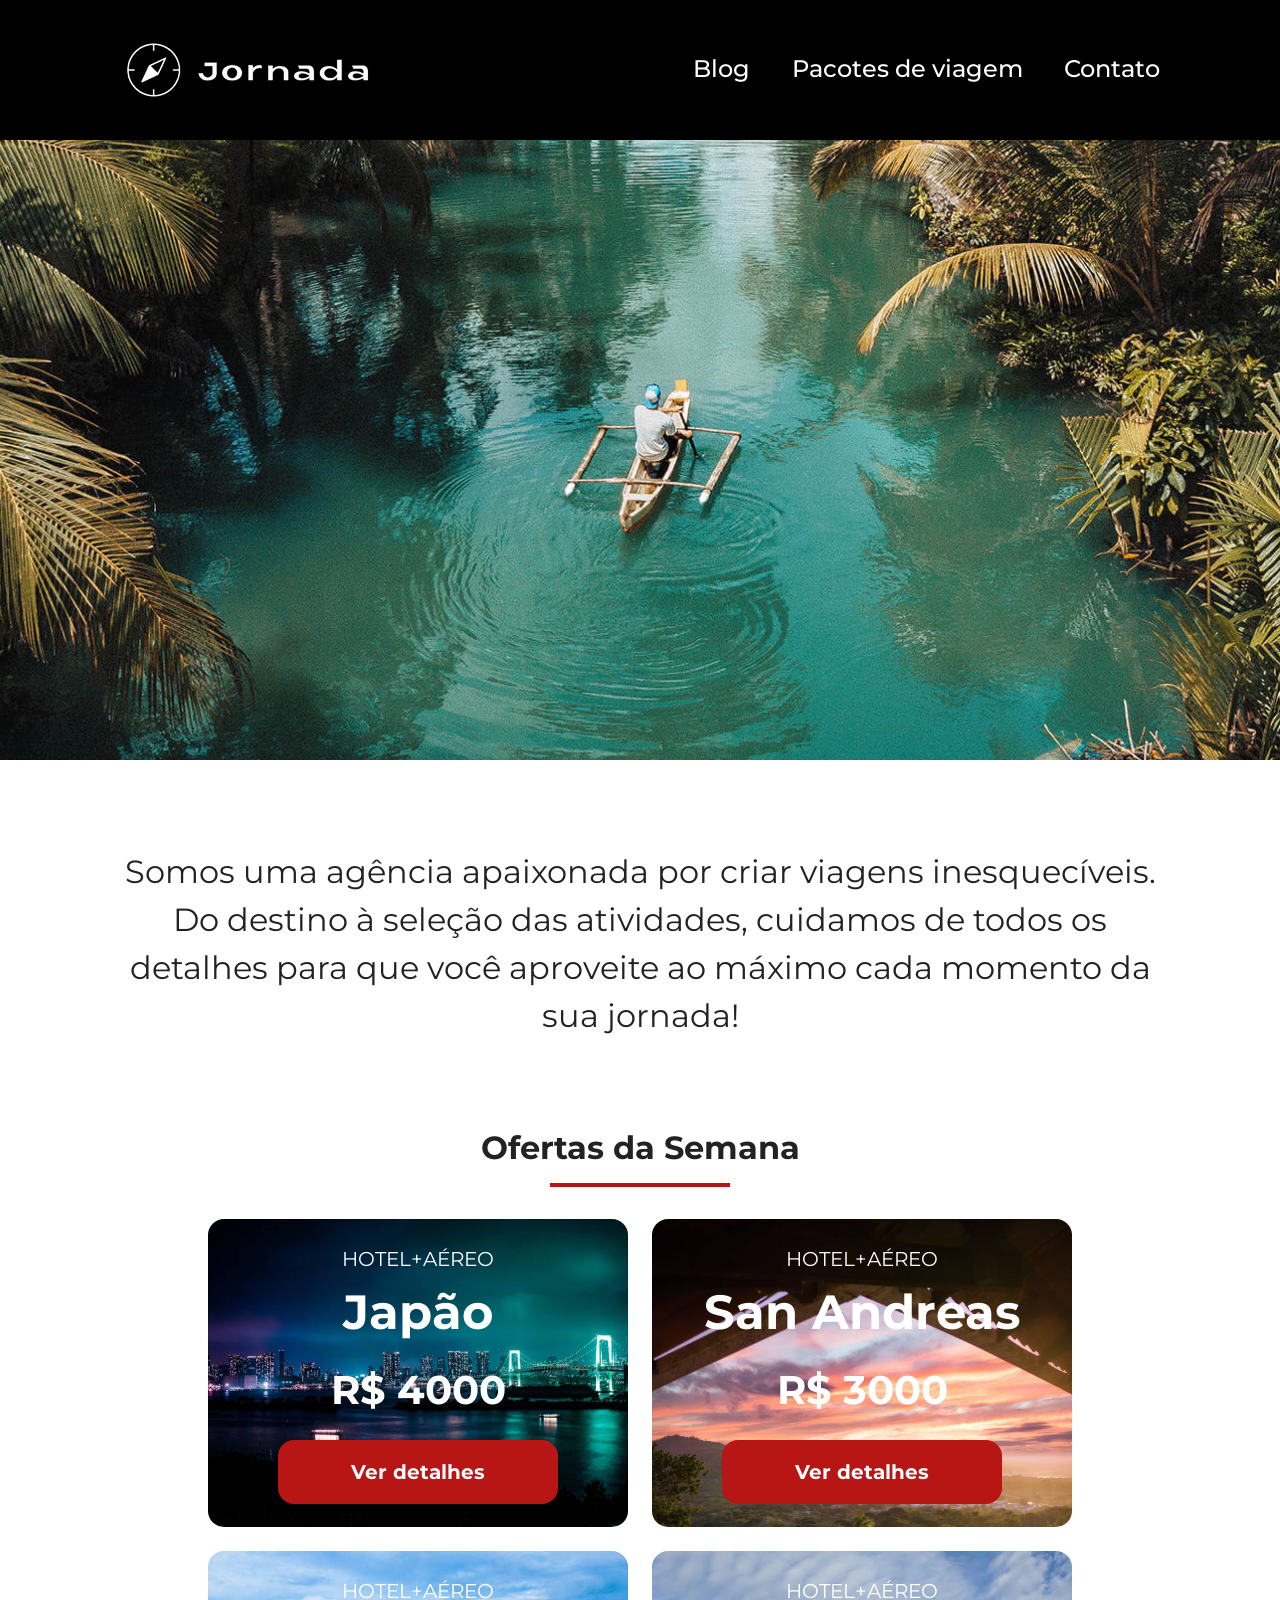
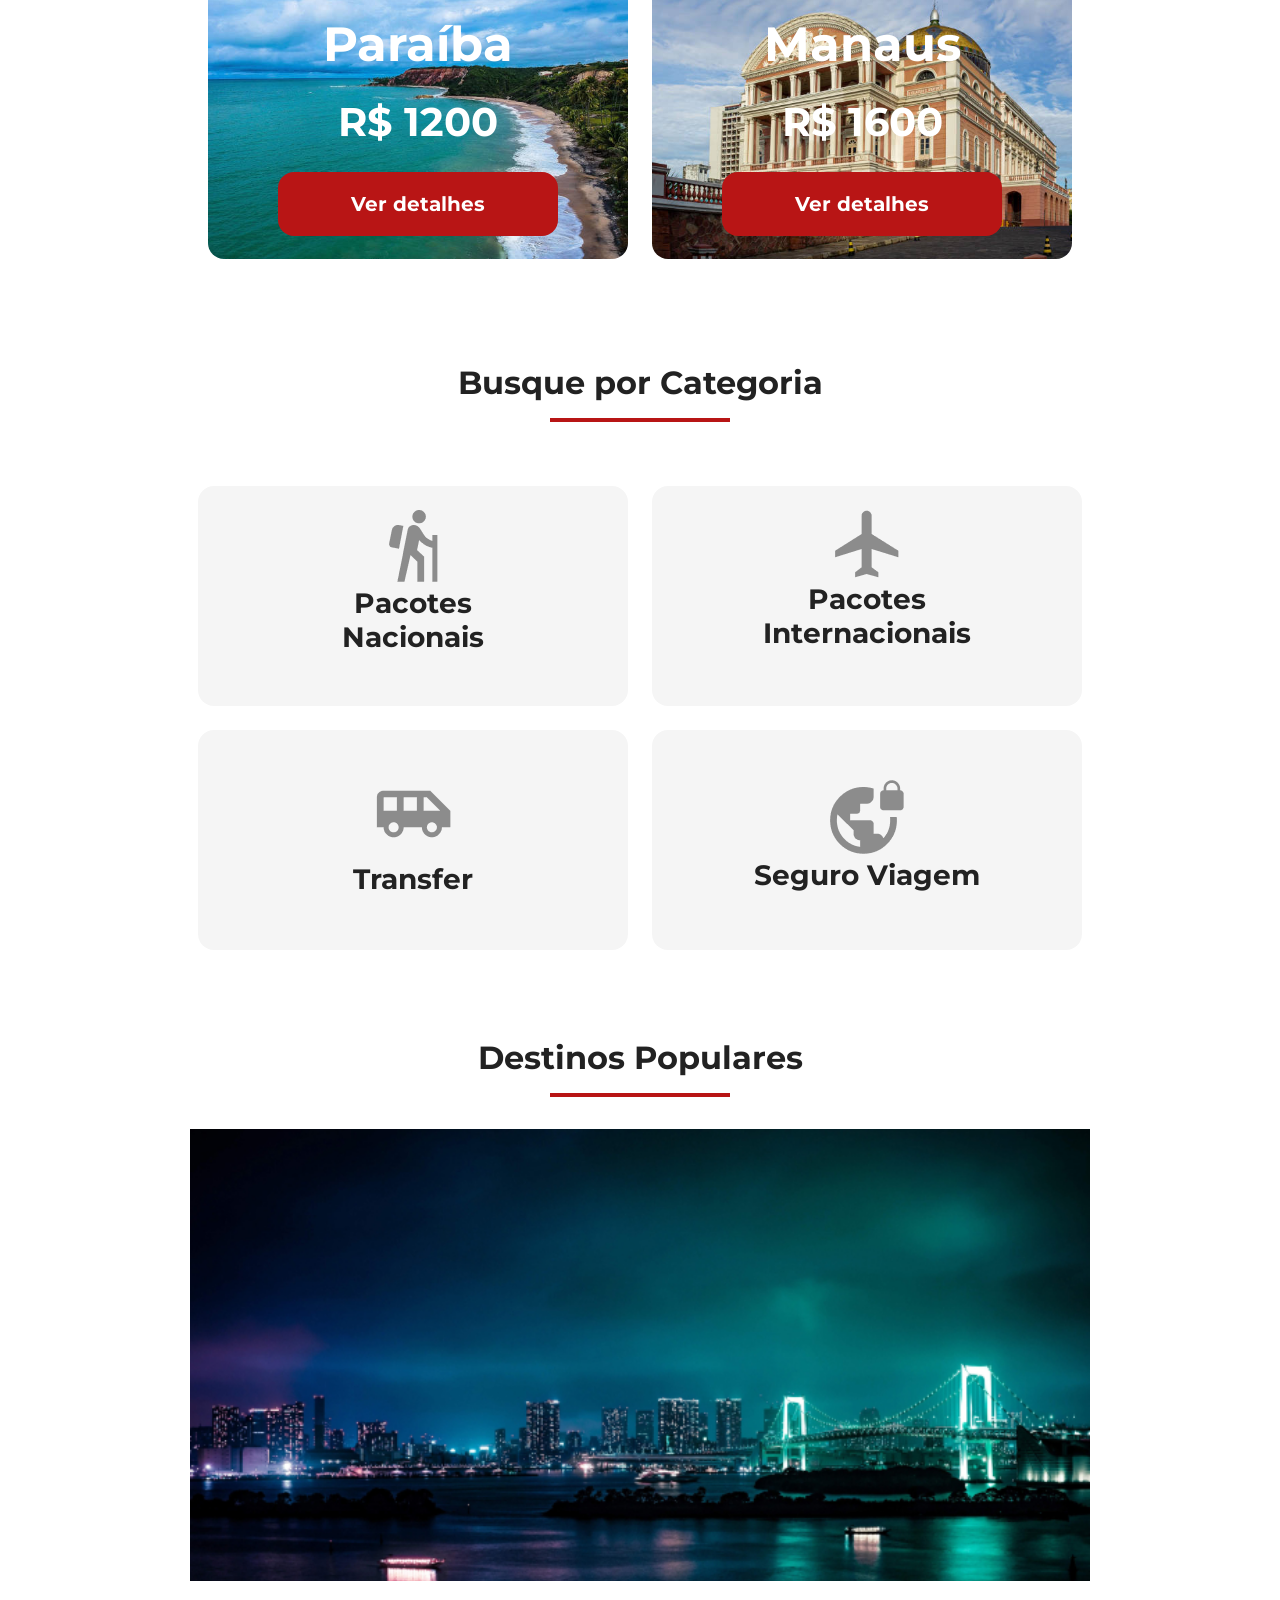
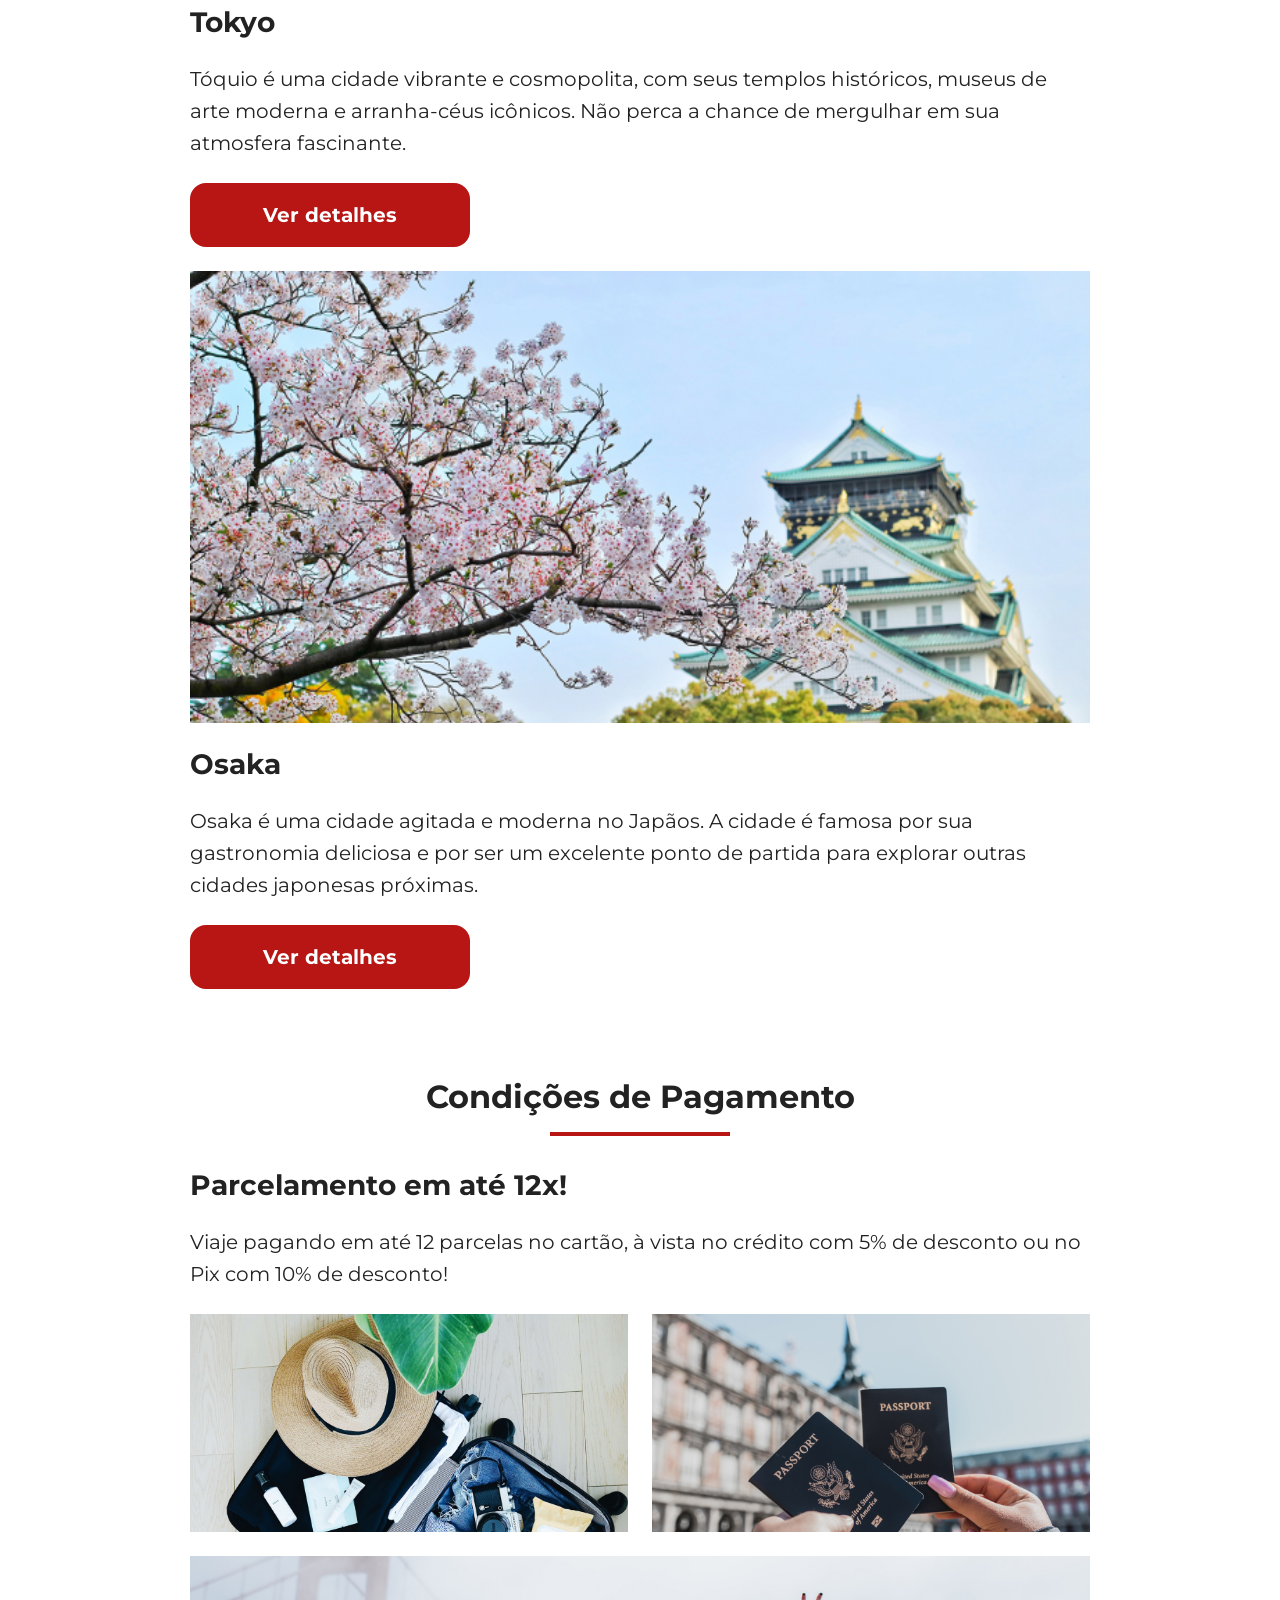
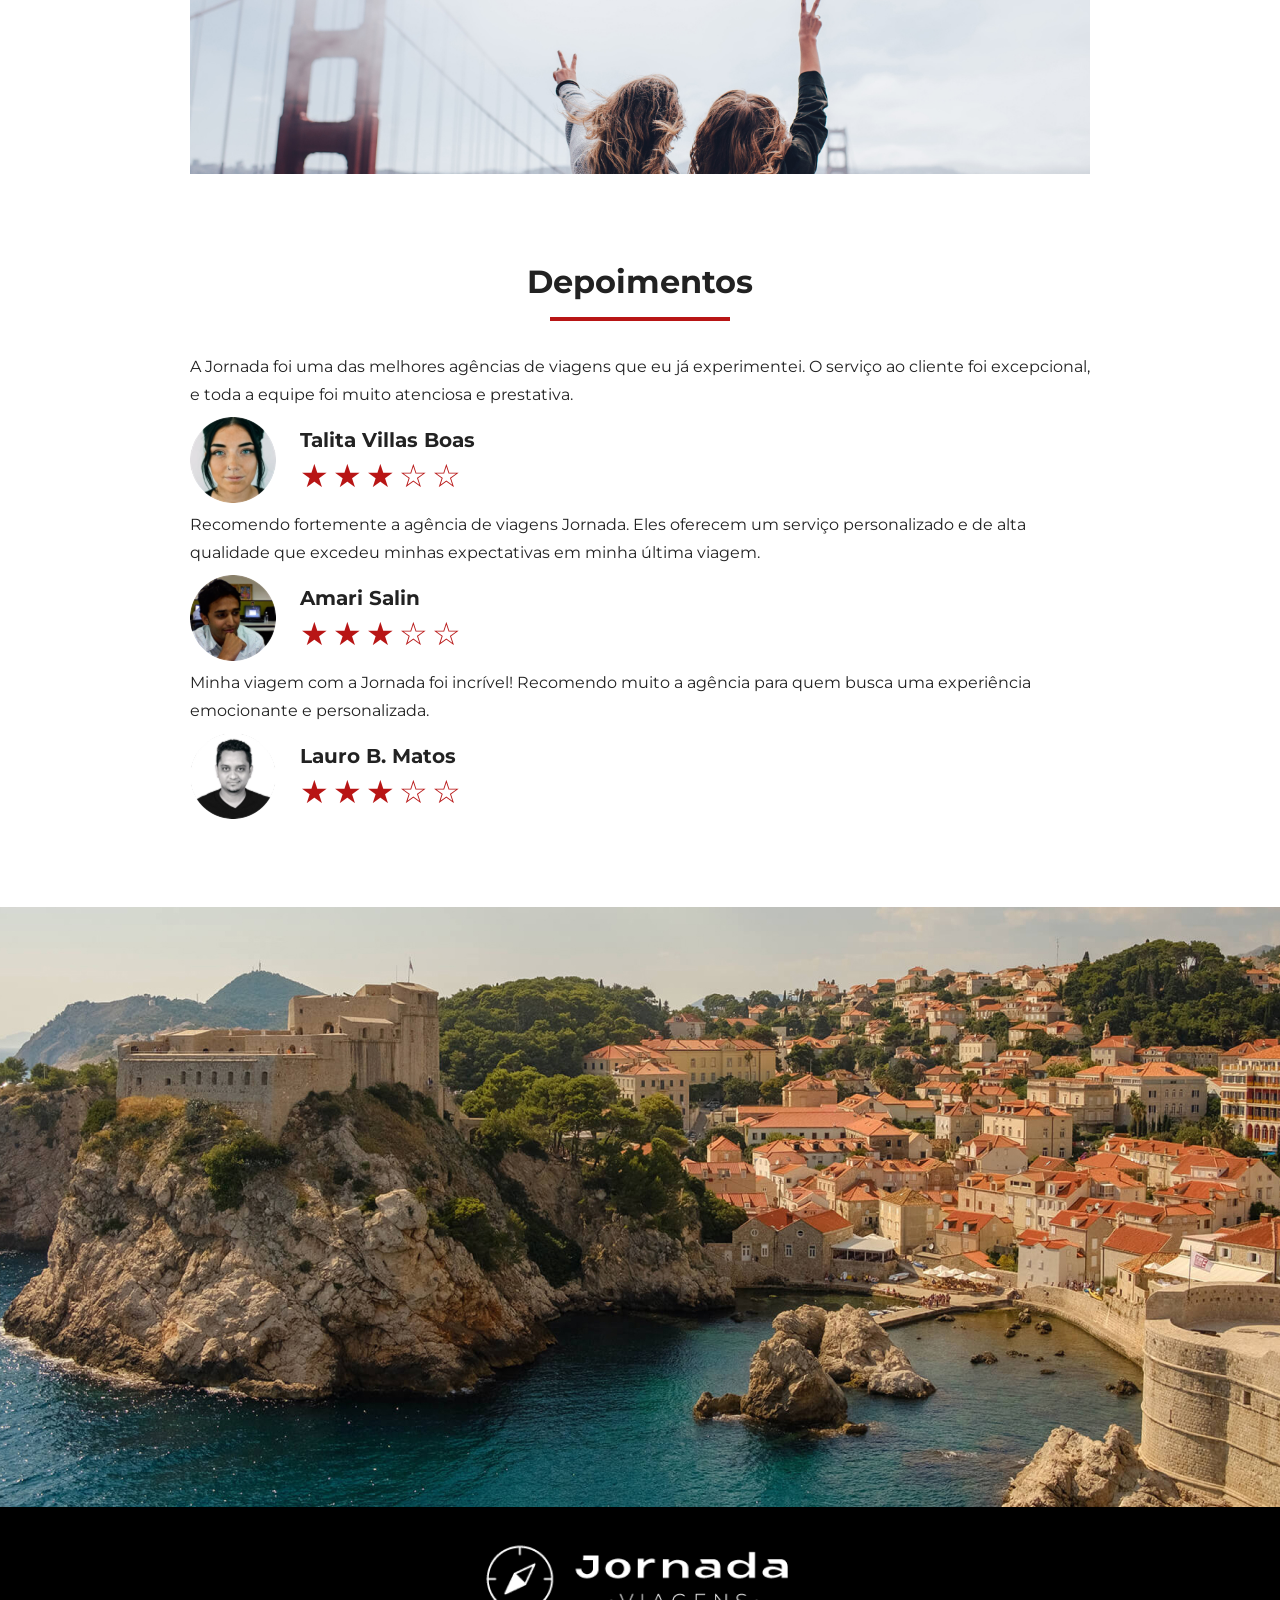
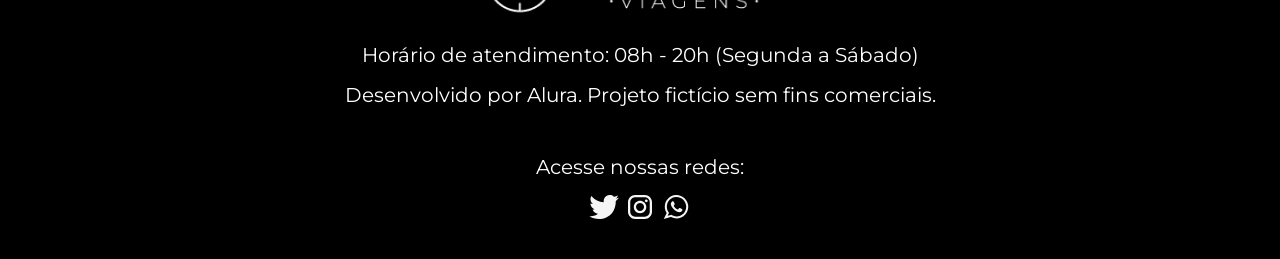
<file: index.html>
<!doctype html>
<html lang="pt-BR">
  <head>
    <meta charset="UTF-8" />
    <meta name="viewport" content="width=device-width, initial-scale=1.0" />
    <meta
      name="description"
      content="Jornada Viagens,uma agência apaixonada por criar viagens inesquecíveis"
    />
    <meta name="og:title" content="Jornada Viagens" />
    <meta
      name="og:description"
      content="Jornada Viagens,uma agência apaixonada por criar viagens inesquecíveis"
    />
    <meta
      name="og:image"
      content="https://brunorsnts.github.io/jornada-viagens/img/logo-jornada-footer.png"
    />
    <meta name="og:type" content="website" />
    <meta
      name="og:url"
      content="https://brunorsnts.github.io/jornada-viagens"
    />
    <link rel="stylesheet" href="./css/style.css" />
    <link rel="icon" href="favico.svg" type="image/x-icon" />
    <title>Jornada Viagens</title>
  </head>
  <body>
    <header class="main-header">
      <a class="logo" href="index.html" title="voltar para a página inicial">
        <img
          class="img-mobile"
          src="img/bussola-jornada-branco.png"
          alt="Bussola do logo Jornada Viagens na cor branca"
        />
        <img
          class="img-desktop"
          src="img/bussola-texto-jornada-branco.png"
          alt="Logo Jornada Viagens na cor branca"
        />
      </a>
      <div class="navigation-menu">
        <label for="menu">
          <img src="img/menu.png" alt="menu" />
        </label>
        <input type="checkbox" id="menu" hidden />
        <nav>
          <ul class="list-links">
            <li>
              <a href="blog.html" title="Acessar Blog">Blog</a>
            </li>
            <li>
              <a
                href="pacotes-de-viagem.html"
                title="Acessar Pacotes de viagem"
                >Pacotes de viagem</a
              >
            </li>
            <li>
              <a href="contato.html" title="Acessar Contato"
                >Contato</a
              >
            </li>
          </ul>
        </nav>
      </div>
    </header>
    <section class="hero">
      <div class="hero-img bg-index"></div>
      <h2>
        Somos uma agência apaixonada por criar viagens inesquecíveis. Do destino
        à seleção das atividades, cuidamos de todos os detalhes para que você
        aproveite ao máximo cada momento da sua jornada!
      </h2>
    </section>
    <section class="offers">
      <div class="section-title">
        <h2>Ofertas da Semana</h2>
        <hr />
      </div>
      <div class="offers-cards">
        <article class="card japao">
          <header>
            <p class="content-text">HOTEL+AÉREO</p>
            <h3 class="content-title">
              Japão <br />
              <span>R$ 4000</span>
            </h3>
          </header>
          <footer>
            <a href="#" class="button">Ver detalhes</a>
          </footer>
        </article>
        <article class="card san-andreas">
          <header>
            <p class="content-text">HOTEL+AÉREO</p>
            <h3 class="content-title">
              San Andreas <br />
              <span>R$ 3000</span>
            </h3>
          </header>
          <footer>
            <a href="#" class="button">Ver detalhes</a>
          </footer>
        </article>
        <article class="card paraiba">
          <header>
            <p class="content-text">HOTEL+AÉREO</p>
            <h3 class="content-title">
              Paraíba <br />
              <span>R$ 1200</span>
            </h3>
          </header>
          <footer>
            <a href="#" class="button">Ver detalhes</a>
          </footer>
        </article>
        <article class="card manaus">
          <header>
            <p class="content-text">HOTEL+AÉREO</p>
            <h3 class="content-title">
              Manaus <br />
              <span>R$ 1600</span>
            </h3>
          </header>
          <footer>
            <a href="#" class="button">Ver detalhes</a>
          </footer>
        </article>
      </div>
    </section>
    <section class="categories">
      <div class="section-title">
        <h2>Busque por Categoria</h2>
        <hr />
      </div>
      <div class="categories-cards">
        <a
          class="card"
          href="#"
          target="_blank"
          title="Busque pela categoria Pacotes Nacionais"
        >
          <img
            src="img/icone-caminhada.png"
            alt="ícone cinza representando uma pessoa fazendo tracking"
          />
          <h3 class="content-title">
            Pacotes<br />
            Nacionais
          </h3>
        </a>

        <a
          class="card"
          href="#"
          target="_blank"
          title="Busque pela categoria Pacotes Internacionais"
        >
          <img
            src="img/icone-aviao.png"
            alt="ícone cinza representando um avião"
          />
          <h3 class="content-title">
            Pacotes <br />
            Internacionais
          </h3>
        </a>
        <a
          class="card single-line transfer"
          href="#"
          target="_blank"
          title="Busque pela categoria Transfer"
        >
          <img
            src="img/icone-onibus.png"
            alt="ícone cinza representando um ônibus"
          />
          <h3 class="content-title">Transfer</h3>
        </a>
        <a
          class="card single-line"
          href="#"
          target="_blank"
          title="Busque pela categoria Seguro Viagem"
        >
          <img
            src="img/icone-planeta.png"
            alt="ícone cinza representando o planeta terra com um cadeado"
          />
          <h3 class="content-title">Seguro Viagem</h3>
        </a>
      </div>
    </section>
    <section class="destinations">
      <div class="section-title">
        <h2>Destinos Populares</h2>
        <hr />
      </div>
      <div class="destination-items">
        <article class="item tokyo">
          <header>
            <div class="img-item"></div>
            <h3 class="content-title">Tokyo</h3>
          </header>
          <p class="content-text">
            Tóquio é uma cidade vibrante e cosmopolita, com seus templos
            históricos, museus de arte moderna e arranha-céus icônicos. Não
            perca a chance de mergulhar em sua atmosfera fascinante.
          </p>
          <footer>
            <a
              href="#"
              class="button"
              target="_blank"
              title="Veja mais detalhes do destino Tokyo"
              >Ver detalhes</a
            >
          </footer>
        </article>
        <article class="item osaka">
          <header>
            <div class="img-item"></div>
            <h3 class="content-title">Osaka</h3>
          </header>
          <p class="content-text">
            Osaka é uma cidade agitada e moderna no Japãos. A cidade é famosa
            por sua gastronomia deliciosa e por ser um excelente ponto de
            partida para explorar outras cidades japonesas próximas.
          </p>
          <footer>
            <a
              href="#"
              class="button"
              target="_blank"
              title="Veja mais detalhes do destino Osaka"
              >Ver detalhes</a
            >
          </footer>
        </article>
      </div>
    </section>
    <section class="payments">
      <header class="section-title">
        <h2>Condições de Pagamento</h2>
        <hr />
      </header>
      <div class="content-container">
        <div class="text-content">
          <h3 class="content-title">Parcelamento em até 12x!</h3>
          <p class="content-text">
            Viaje pagando em até 12 parcelas no cartão, à vista no crédito com
            5% de desconto ou no Pix com 10% de desconto!
          </p>
        </div>
        <div class="image-gallery">
          <div class="image first"></div>
          <div class="image second"></div>
          <div class="image thirdy colspan-2"></div>
        </div>
      </div>
    </section>
    <section class="testimonials">
      <header class="section-title">
        <h2>Depoimentos</h2>
        <hr />
      </header>
      <div class="testimonial-container">
        <article>
          <header>
            <p>
              A Jornada foi uma das melhores agências de viagens que eu já
              experimentei. O serviço ao cliente foi excepcional, e toda a
              equipe foi muito atenciosa e prestativa.
            </p>
          </header>
          <footer>
            <img
              src="img/avatar-talita.png"
              alt="Foto de perfil para identificar usuário que registrou o depoimento"
            />
            <div class="profile-content">
              <h3>Talita Villas Boas</h3>
              <div class="rating">
                <span class="star">★</span>
                <span class="star">★</span>
                <span class="star">★</span>
                <span class="star">☆</span>
                <span class="star">☆</span>
              </div>
            </div>
          </footer>
        </article>
        <article>
          <header>
            <p>
              Recomendo fortemente a agência de viagens Jornada. Eles oferecem
              um serviço personalizado e de alta qualidade que excedeu minhas
              expectativas em minha última viagem.
            </p>
          </header>
          <footer>
            <img
              src="img/avatar-amari.png"
              alt="Foto de perfil para identificar usuário que registrou o depoimento"
            />
            <div class="profile-content">
              <h3>Amari Salin</h3>
              <div class="rating">
                <span class="star">★</span>
                <span class="star">★</span>
                <span class="star">★</span>
                <span class="star">☆</span>
                <span class="star">☆</span>
              </div>
            </div>
          </footer>
        </article>
        <article>
          <header>
            <p>
              Minha viagem com a Jornada foi incrível! Recomendo muito a agência
              para quem busca uma experiência emocionante e personalizada.
            </p>
          </header>
          <footer>
            <img
              src="img/avatar-lauro.png"
              alt="Foto de perfil para identificar usuário que registrou o depoimento"
            />
            <div class="profile-content">
              <h3>Lauro B. Matos</h3>
              <div class="rating">
                <span class="star">★</span>
                <span class="star">★</span>
                <span class="star">★</span>
                <span class="star">☆</span>
                <span class="star">☆</span>
              </div>
            </div>
          </footer>
        </article>
      </div>
    </section>
    <section class="bottom-hero">
      <div class="hero-img bg-index"></div>
    </section>
    <footer class="main-footer">
      <div class="footer-content">
        <img src="/img/logo-jornada-footer.png" alt="Logo da Jornada" />
        <p>Horário de atendimento: 08h - 20h (Segunda a Sábado)</p>
        <p>Desenvolvido por Alura. Projeto fictício sem fins comerciais.</p>
      </div>
      <div class="footer-social">
        <p>Acesse nossas redes:</p>
        <a href="#" target="_blank" title="Acesse o Twitter do Jornada Viagens">
          <img src="/img/icone-x.svg" alt="Ícone da logo do X" />
        </a>
        <a
          href="#"
          target="_blank"
          title="Acesse o Instragram do Jornada Viagens"
        >
          <img
            src="/img/icone-instagram.svg"
            alt="Ícone da logo do instagram"
          />
        </a>
        <a href="#" target="_blank" title="Entre em contato via Whatsapp">
          <img src="/img/icone-whatsapp.svg" alt="Ícone da logo do whatsapp" />
        </a>
      </div>
    </footer>
  </body>
</html>
</file>
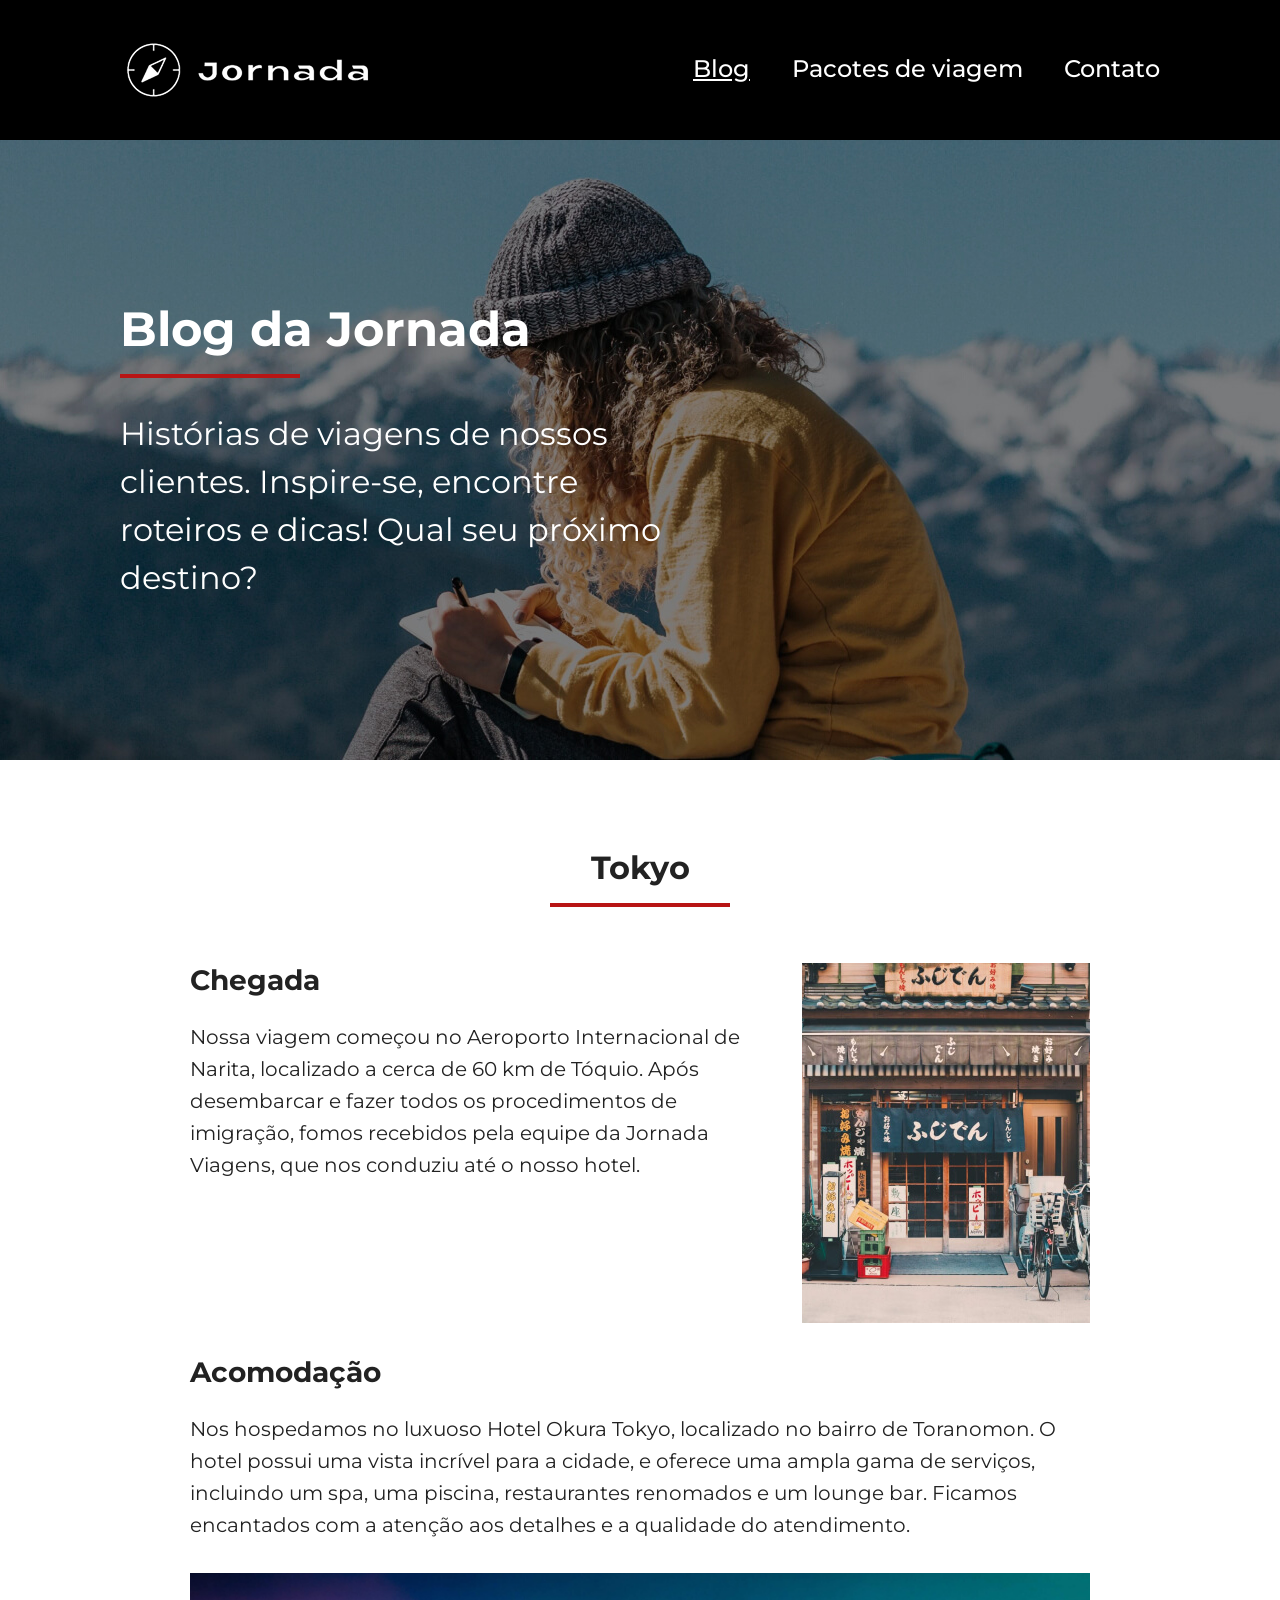
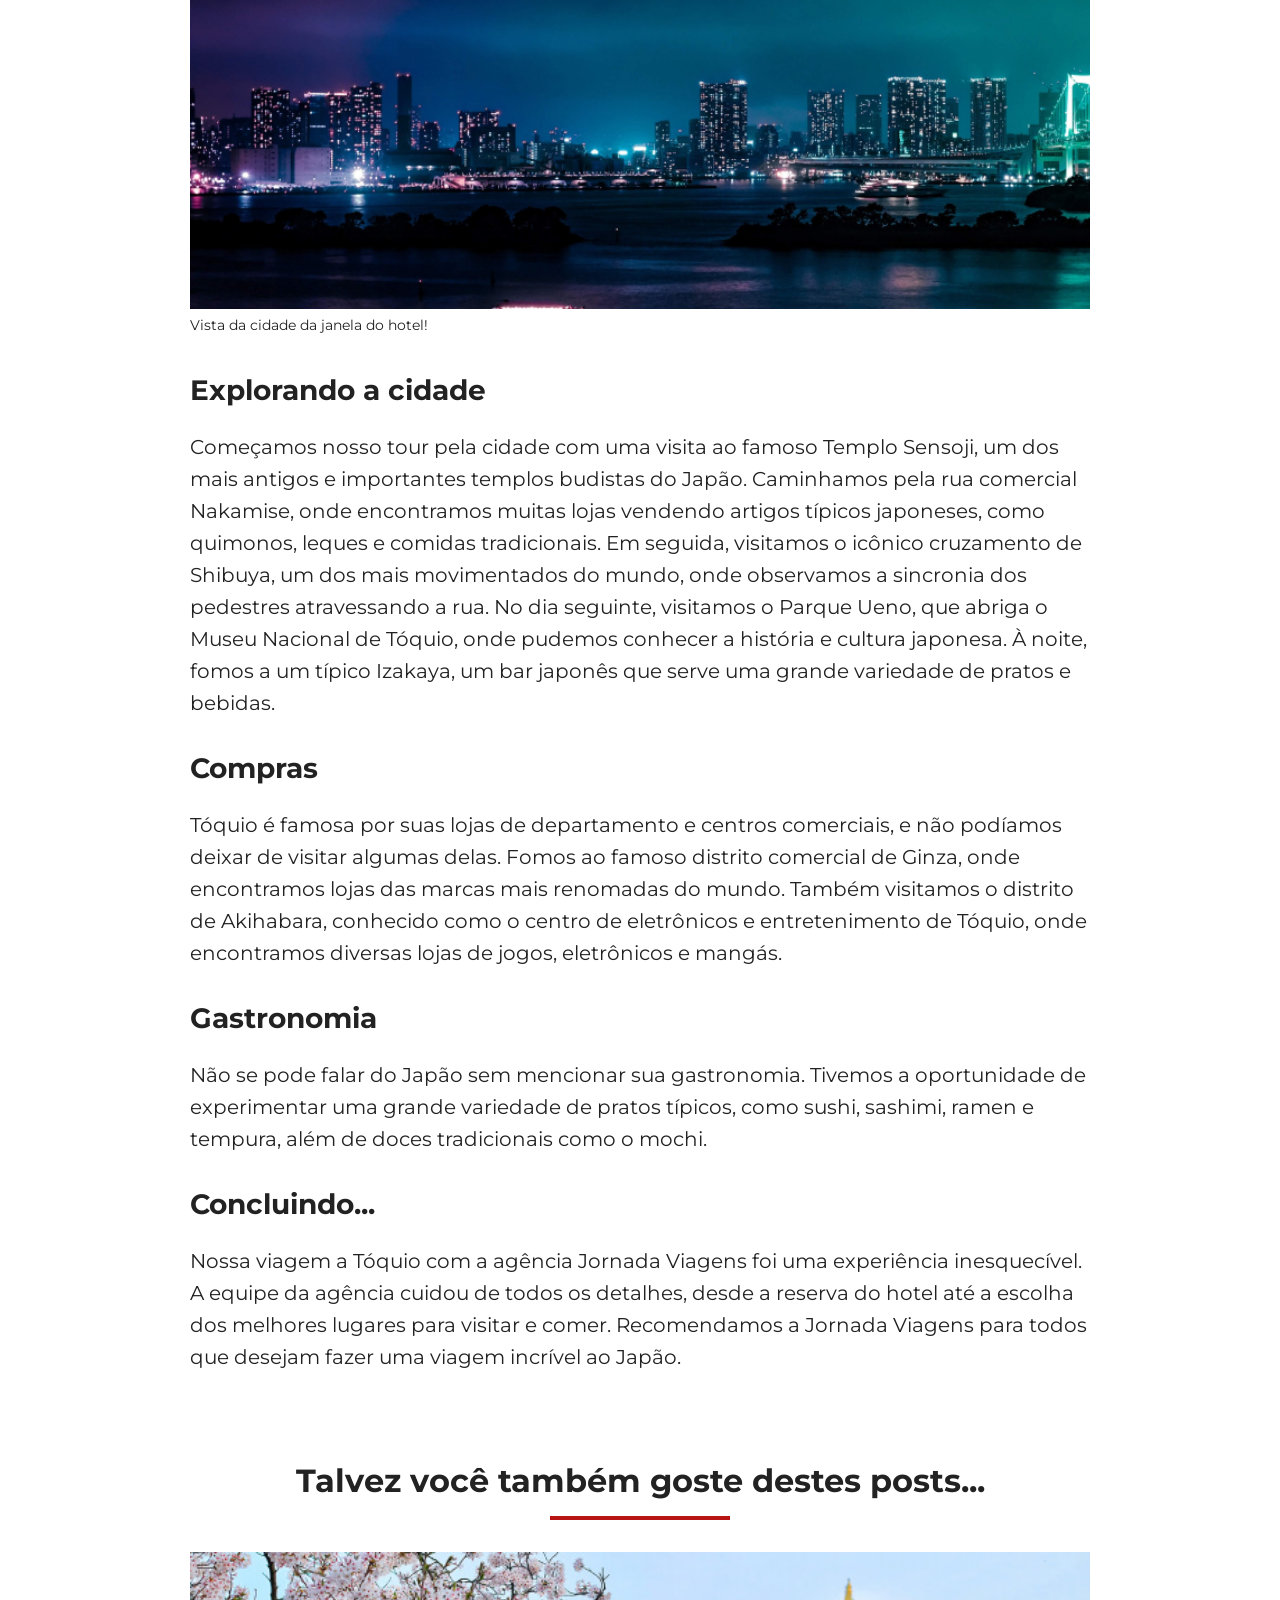
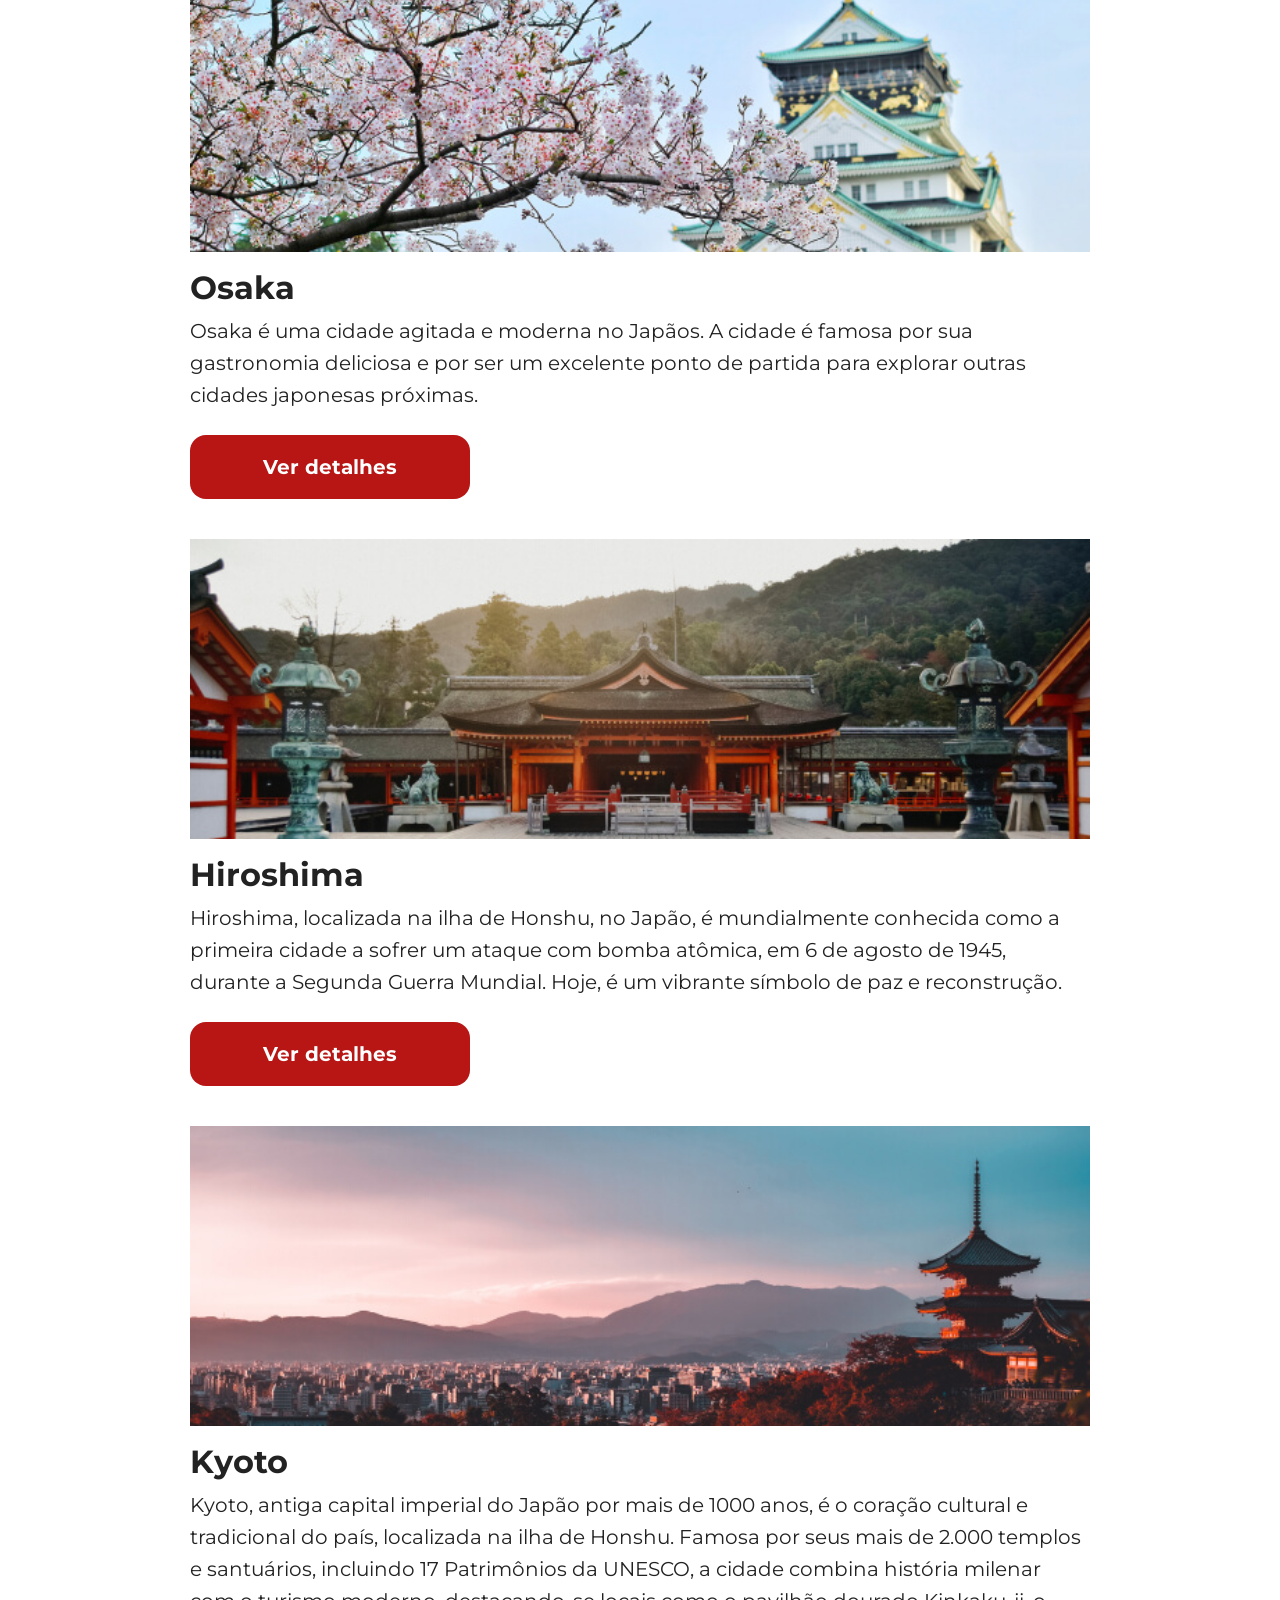
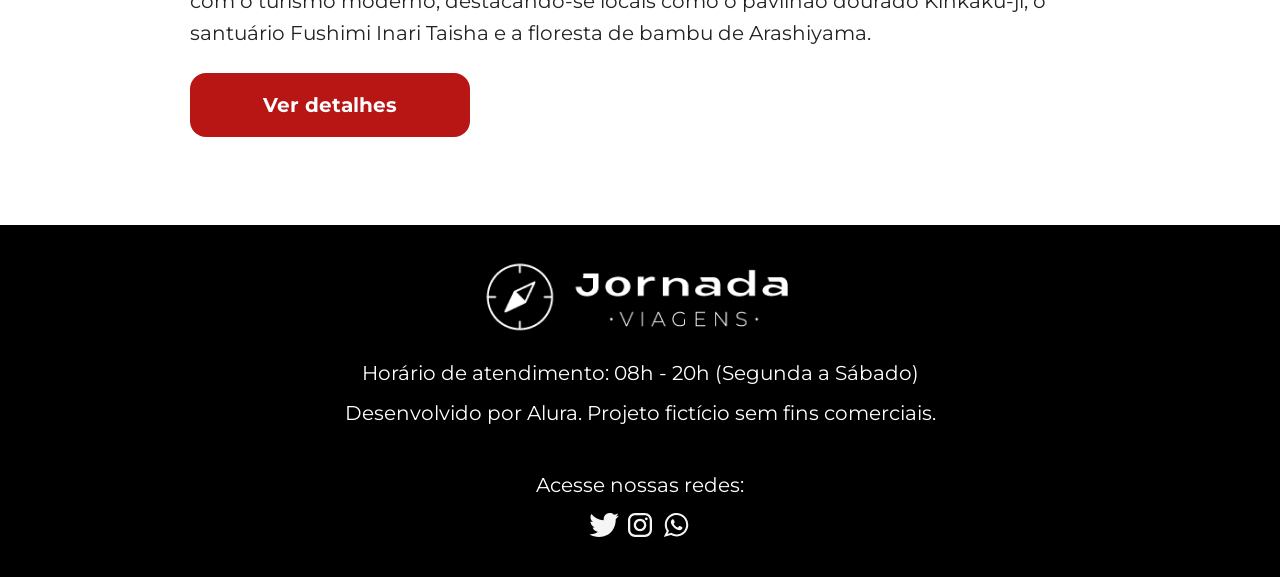
<file: blog.html>
<!doctype html>
<html lang="pt-BR">
  <head>
    <meta charset="UTF-8" />
    <meta name="viewport" content="width=device-width, initial-scale=1.0" />
    <meta
      name="description"
      content="Jornada Viagens,uma agência apaixonada por criar viagens inesquecíveis"
    />
    <meta name="og:title" content="Jornada Viagens" />
    <meta
      name="og:description"
      content="Jornada Viagens,uma agência apaixonada por criar viagens inesquecíveis"
    />
    <meta
      name="og:image"
      content="https://brunorsnts.github.io/jornada-viagens/img/logo-jornada-footer.png"
    />
    <meta name="og:type" content="website" />
    <meta
      name="og:url"
      content="https://brunorsnts.github.io/jornada-viagens"
    />
    <link rel="stylesheet" href="css/style.css" />
    <link rel="icon" href="favico.svg" type="image/x-icon" />
    <title>Blog</title>
  </head>
  <body>
    <header class="main-header">
      <a class="logo" href="index.html" title="voltar para a página inicial">
        <img
          class="img-mobile"
          src="img/bussola-jornada-branco.png"
          alt="Bussola do logo Jornada Viagens na cor branca"
        />
        <img
          class="img-desktop"
          src="img/bussola-texto-jornada-branco.png"
          alt="Logo Jornada Viagens na cor branca"
        />
      </a>
      <div class="navigation-menu">
        <label for="menu">
          <img src="img/menu.png" alt="menu" />
        </label>
        <input type="checkbox" id="menu" hidden />
        <nav>
          <ul class="list-links">
            <li>
              <a
                class="active"
                href="blog.html"
                title="Acessar Blog"
                >Blog</a
              >
            </li>
            <li>
              <a
                href="pacotes-de-viagem.html"
                title="Acessar Pacotes de viagem"
                >Pacotes de viagem</a
              >
            </li>
            <li>
              <a href="contato.html" title="Acessar Contato"
                >Contato</a
              >
            </li>
          </ul>
        </nav>
      </div>
    </header>
    <section class="hero">
      <div class="hero-page bg-blog">
        <div class="section-title">
          <h1>Blog da Jornada</h1>
          <hr />
          <p>
            Histórias de viagens de nossos clientes. Inspire-se, encontre
            roteiros e dicas! Qual seu próximo destino?
          </p>
        </div>
      </div>
    </section>
    <section class="guide">
      <div class="section-title">
        <h2>Tokyo</h2>
        <hr />
      </div>
      <div class="guide-container">
        <article class="guide-item chegada">
          <header>
            <h3 class="content-title">Chegada</h3>
            <p>
              Nossa viagem começou no Aeroporto Internacional de Narita,
              localizado a cerca de 60 km de Tóquio. Após desembarcar e fazer
              todos os procedimentos de imigração, fomos recebidos pela equipe
              da Jornada Viagens, que nos conduziu até o nosso hotel.
            </p>
          </header>
          <div class="guide-img chegada"></div>
        </article>
        <article class="guide-item">
          <header>
            <h3 class="content-title">Acomodação</h3>
            <p>
              Nos hospedamos no luxuoso Hotel Okura Tokyo, localizado no bairro
              de Toranomon. O hotel possui uma vista incrível para a cidade, e
              oferece uma ampla gama de serviços, incluindo um spa, uma piscina,
              restaurantes renomados e um lounge bar. Ficamos encantados com a
              atenção aos detalhes e a qualidade do atendimento.
            </p>
          </header>
          <div class="guide-img acomodacao"></div>
          <p class="text-detail">Vista da cidade da janela do hotel!</p>
        </article>
        <article class="guide-item">
          <header>
            <h3 class="content-title">Explorando a cidade</h3>
            <p>
              Começamos nosso tour pela cidade com uma visita ao famoso Templo
              Sensoji, um dos mais antigos e importantes templos budistas do
              Japão. Caminhamos pela rua comercial Nakamise, onde encontramos
              muitas lojas vendendo artigos típicos japoneses, como quimonos,
              leques e comidas tradicionais. Em seguida, visitamos o icônico
              cruzamento de Shibuya, um dos mais movimentados do mundo, onde
              observamos a sincronia dos pedestres atravessando a rua. No dia
              seguinte, visitamos o Parque Ueno, que abriga o Museu Nacional de
              Tóquio, onde pudemos conhecer a história e cultura japonesa. À
              noite, fomos a um típico Izakaya, um bar japonês que serve uma
              grande variedade de pratos e bebidas.
            </p>
          </header>
        </article>
        <article class="guide-item">
          <header>
            <h3 class="content-title">Compras</h3>
            <p>
              Tóquio é famosa por suas lojas de departamento e centros
              comerciais, e não podíamos deixar de visitar algumas delas. Fomos
              ao famoso distrito comercial de Ginza, onde encontramos lojas das
              marcas mais renomadas do mundo. Também visitamos o distrito de
              Akihabara, conhecido como o centro de eletrônicos e entretenimento
              de Tóquio, onde encontramos diversas lojas de jogos, eletrônicos e
              mangás.
            </p>
          </header>
        </article>
        <article class="guide-item">
          <header>
            <h3 class="content-title">Gastronomia</h3>
            <p>
              Não se pode falar do Japão sem mencionar sua gastronomia. Tivemos
              a oportunidade de experimentar uma grande variedade de pratos
              típicos, como sushi, sashimi, ramen e tempura, além de doces
              tradicionais como o mochi.
            </p>
          </header>
        </article>
        <article class="guide-item">
          <header>
            <h3 class="content-title">Concluindo...</h3>
            <p>
              Nossa viagem a Tóquio com a agência Jornada Viagens foi uma
              experiência inesquecível. A equipe da agência cuidou de todos os
              detalhes, desde a reserva do hotel até a escolha dos melhores
              lugares para visitar e comer. Recomendamos a Jornada Viagens para
              todos que desejam fazer uma viagem incrível ao Japão.
            </p>
          </header>
        </article>
      </div>
    </section>
    <section class="suggestions">
      <div class="section-title">
        <h2>Talvez você também goste destes posts...</h2>
        <hr/>
      </div>
      <div class="suggestions-container">
        <article class="suggestion-item osaka">
          <div class="img osaka"></div>
          <h3>Osaka</h3>
          <p>Osaka é uma cidade agitada e moderna no Japãos. A cidade é famosa por sua gastronomia deliciosa e por ser um excelente ponto de partida para explorar outras cidades japonesas próximas.</p>
          <a href="#" class="button">Ver detalhes</a>
        </article>
        <article class="suggestion-item hiroshima">
          <div class="img hiroshima"></div>
          <h3>Hiroshima</h3>
          <p>Hiroshima, localizada na ilha de Honshu, no Japão, é mundialmente conhecida como a primeira cidade a sofrer um ataque com bomba atômica, em 6 de agosto de 1945, durante a Segunda Guerra Mundial. Hoje, é um vibrante símbolo de paz e reconstrução.</p>
          <a href="#" class="button">Ver detalhes</a>
        </article>
        <article class="suggestion-item kyoto">
          <div class="img kyoto"></div>
          <h3>Kyoto</h3>
          <p>Kyoto, antiga capital imperial do Japão por mais de 1000 anos, é o coração cultural e tradicional do país, localizada na ilha de Honshu. Famosa por seus mais de 2.000 templos e santuários, incluindo 17 Patrimônios da UNESCO, a cidade combina história milenar com o turismo moderno, destacando-se locais como o pavilhão dourado Kinkaku-ji, o santuário Fushimi Inari Taisha e a floresta de bambu de Arashiyama.</p>
          <a href="#" class="button">Ver detalhes</a>
        </article>
      </div>
    </section>
    <footer class="main-footer">
      <div class="footer-content">
        <img src="/img/logo-jornada-footer.png" alt="Logo da Jornada" />
        <p>Horário de atendimento: 08h - 20h (Segunda a Sábado)</p>
        <p>Desenvolvido por Alura. Projeto fictício sem fins comerciais.</p>
      </div>
      <div class="footer-social">
        <p>Acesse nossas redes:</p>
        <a href="#" target="_blank" title="Acesse o Twitter do Jornada Viagens">
          <img src="/img/icone-x.svg" alt="Ícone da logo do X" />
        </a>
        <a
          href="#"
          target="_blank"
          title="Acesse o Instragram do Jornada Viagens"
        >
          <img
            src="/img/icone-instagram.svg"
            alt="Ícone da logo do instagram"
          />
        </a>
        <a href="#" target="_blank" title="Entre em contato via Whatsapp">
          <img src="/img/icone-whatsapp.svg" alt="Ícone da logo do whatsapp" />
        </a>
      </div>
    </footer>
  </body>
</html>
</file>
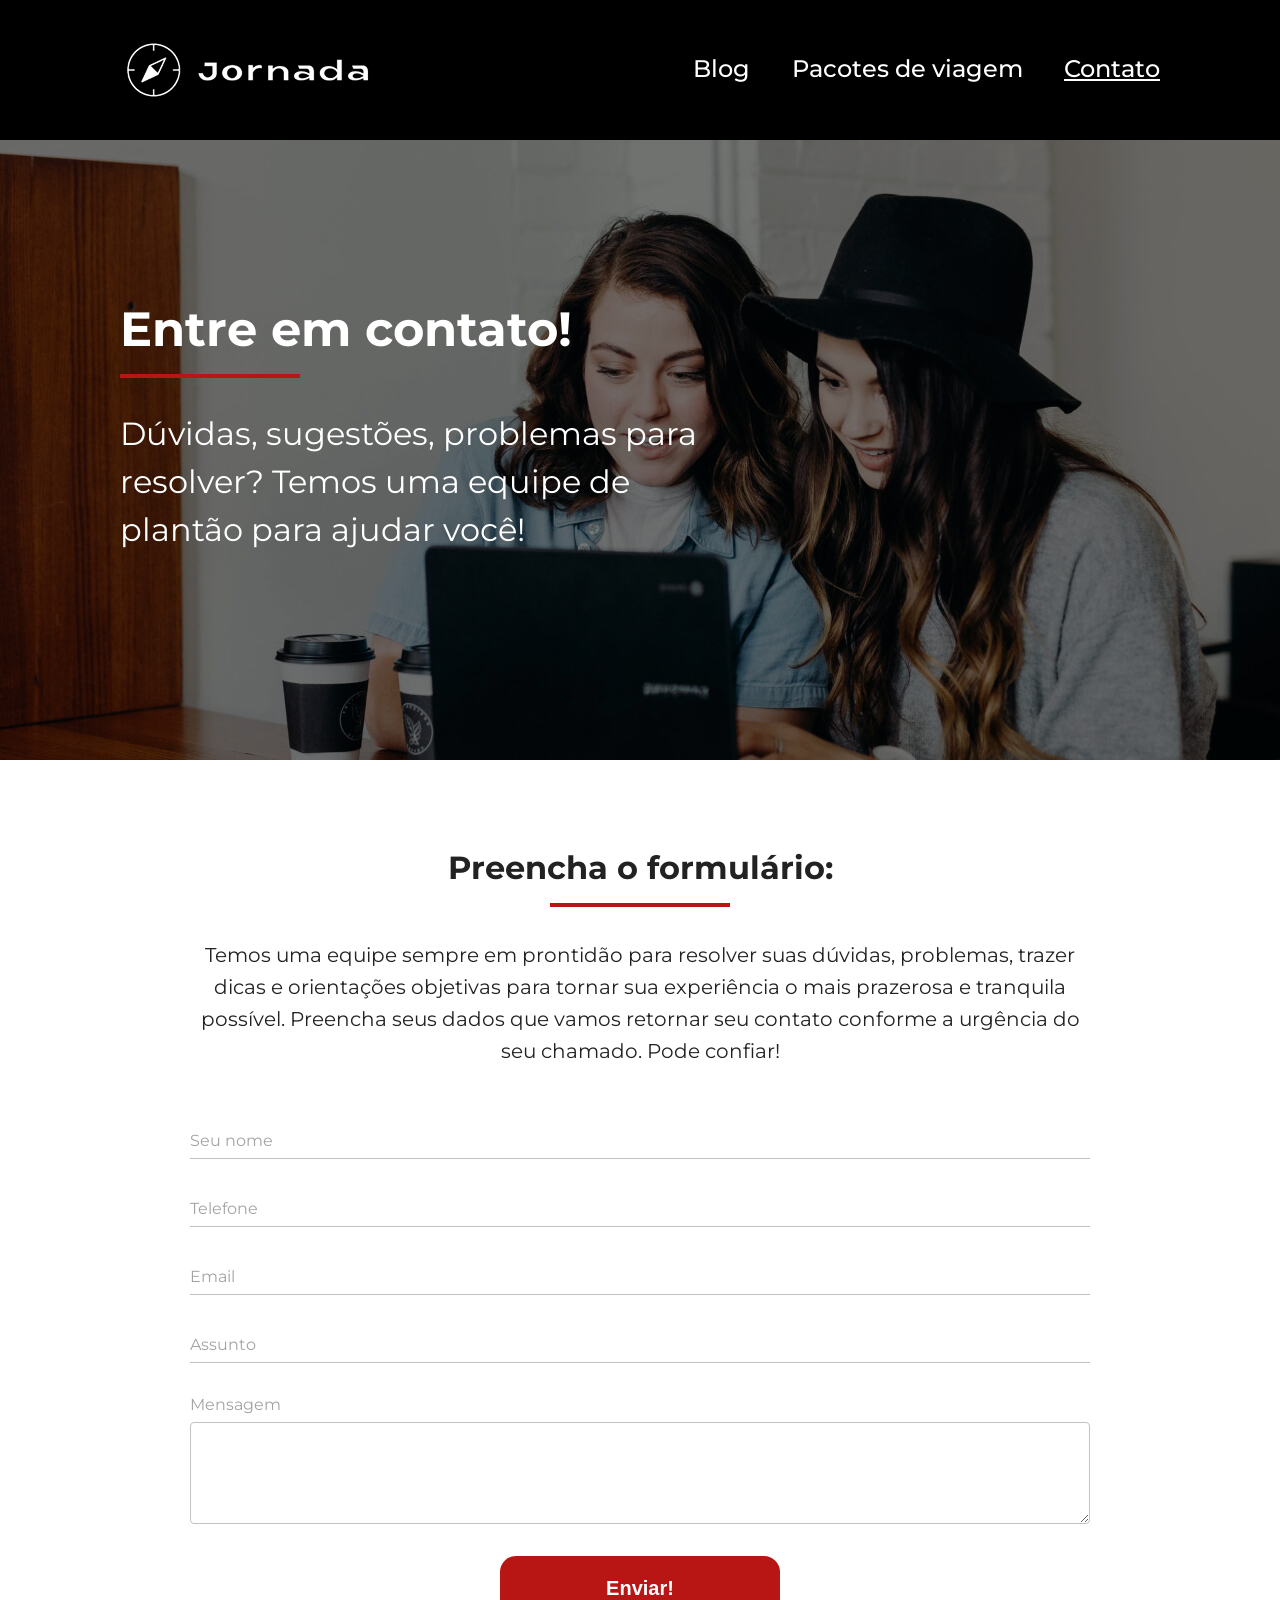
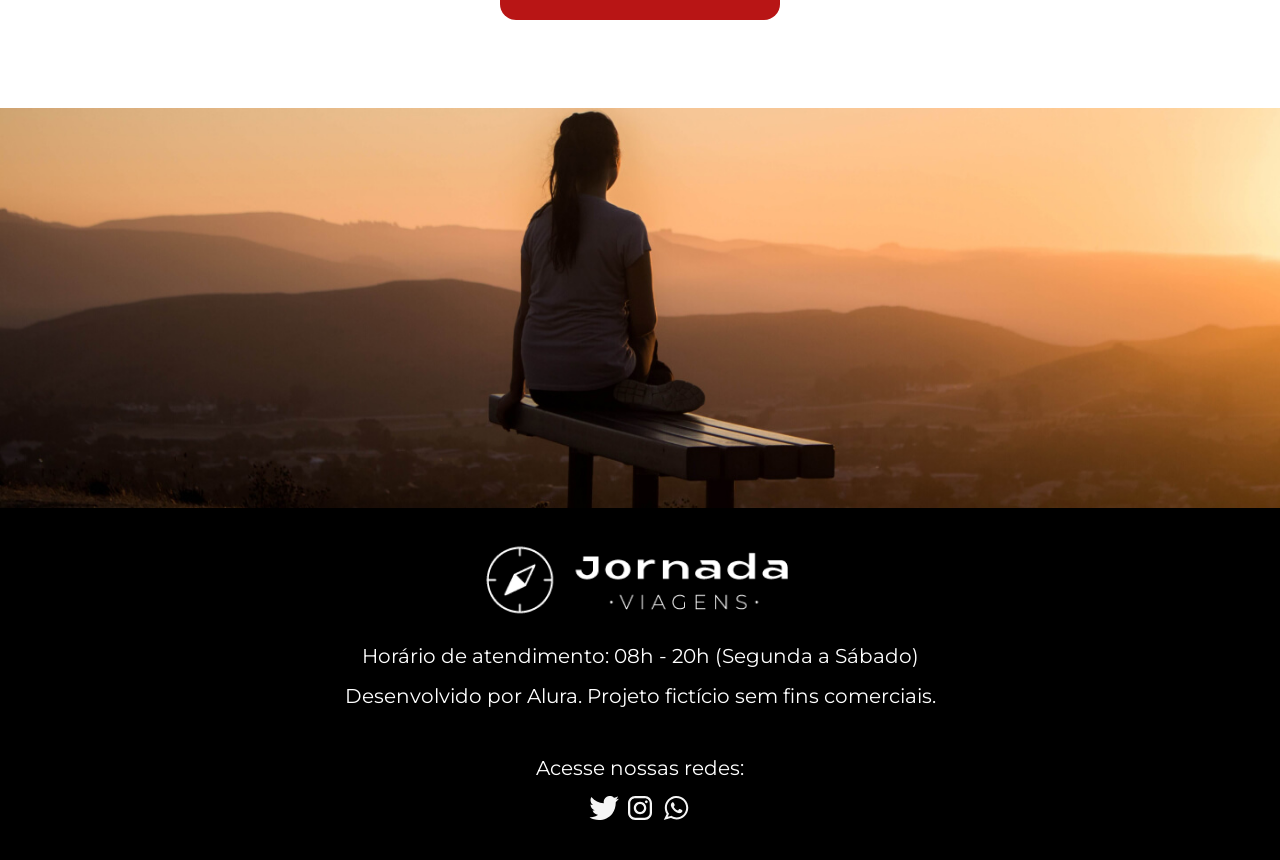
<file: contato.html>
<!doctype html>
<html lang="pt-br">
  <head>
    <meta charset="UTF-8" />
    <meta name="viewport" content="width=device-width, initial-scale=1.0" />
    <meta
      name="description"
      content="Jornada Viagens,uma agência apaixonada por criar viagens inesquecíveis"
    />
    <meta name="og:title" content="Jornada Viagens" />
    <meta
      name="og:description"
      content="Jornada Viagens,uma agência apaixonada por criar viagens inesquecíveis"
    />
    <meta
      name="og:image"
      content="https://brunorsnts.github.io/jornada-viagens/img/logo-jornada-footer.png"
    />
    <meta name="og:type" content="website" />
    <meta
      name="og:url"
      content="https://brunorsnts.github.io/jornada-viagens"
    />
    <link rel="stylesheet" href="css/style.css" />
    <link rel="icon" href="favico.svg" type="image/x-icon" />
    <title>Contato</title>
  </head>
  <body>
    <header class="main-header">
      <a class="logo" href="index.html" title="voltar para a página inicial">
        <img
          class="img-mobile"
          src="img/bussola-jornada-branco.png"
          alt="Bussola do logo Jornada Viagens na cor branca"
        />
        <img
          class="img-desktop"
          src="img/bussola-texto-jornada-branco.png"
          alt="Logo Jornada Viagens na cor branca"
        />
      </a>
      <div class="navigation-menu">
        <label for="menu">
          <img src="img/menu.png" alt="menu" />
        </label>
        <input type="checkbox" id="menu" hidden />
        <nav>
          <ul class="list-links">
            <li>
              <a href="blog.html" title="Acessar Blog">Blog</a>
            </li>
            <li>
              <a href="pacotes-de-viagem.html" title="Acessar Pacotes de viagem"
                >Pacotes de viagem</a
              >
            </li>
            <li>
              <a class="active" href="contato.html" title="Acessar Contato"
                >Contato</a
              >
            </li>
          </ul>
        </nav>
      </div>
    </header>
    <section class="hero">
      <div class="hero-page bg-contato">
        <div class="section-title">
          <h1>Entre em contato!</h1>
          <hr />
          <p>
            Dúvidas, sugestões, problemas para resolver? Temos uma equipe de
            plantão para ajudar você!
          </p>
        </div>
      </div>
    </section>
    <section class="form">
      <div class="section-title">
        <h2>Preencha o formulário:</h2>
        <hr />
      </div>

      <p class="descricao-form">
        Temos uma equipe sempre em prontidão para resolver suas dúvidas,
        problemas, trazer dicas e orientações objetivas para tornar sua
        experiência o mais prazerosa e tranquila possível. Preencha seus dados
        que vamos retornar seu contato conforme a urgência do seu chamado. Pode
        confiar!
      </p>

      <form action="#" method="get" class="contact-form">
        <label for="name" class="sr-only">Seu nome</label>
        <input
          id="name"
          type="text"
          name="userName"
          placeholder="Seu nome"
          required
        />

        <label for="phoneNumber" class="sr-only">Telefone</label>
        <input
          id="phoneNumber"
          type="tel"
          name="userPhoneNumber"
          pattern="[0-9]{11}"
          placeholder="Telefone"
          required
        />

        <label for="email" class="sr-only">Email</label>
        <input
          id="email"
          type="email"
          name="userEmail"
          placeholder="Email"
          required
        />

        <label for="assunto" class="sr-only">Assunto</label>
        <input id="assunto" type="text" name="assunto" placeholder="Assunto" />

        <label for="mensagem">Mensagem</label>
        <textarea id="mensagem" name="mensagem" rows="4"></textarea>

        <button type="submit" class="button">Enviar!</button>
      </form>
    </section>
    <section class="bottom-hero">
      <div class="hero-img bg-contato"></div>
    </section>
    <footer class="main-footer">
      <div class="footer-content">
        <img src="/img/logo-jornada-footer.png" alt="Logo da Jornada" />
        <p>Horário de atendimento: 08h - 20h (Segunda a Sábado)</p>
        <p>Desenvolvido por Alura. Projeto fictício sem fins comerciais.</p>
      </div>
      <div class="footer-social">
        <p>Acesse nossas redes:</p>
        <a href="#" target="_blank" title="Acesse o Twitter do Jornada Viagens">
          <img src="/img/icone-x.svg" alt="Ícone da logo do X" />
        </a>
        <a
          href="#"
          target="_blank"
          title="Acesse o Instragram do Jornada Viagens"
        >
          <img
            src="/img/icone-instagram.svg"
            alt="Ícone da logo do instagram"
          />
        </a>
        <a href="#" target="_blank" title="Entre em contato via Whatsapp">
          <img src="/img/icone-whatsapp.svg" alt="Ícone da logo do whatsapp" />
        </a>
      </div>
    </footer>
  </body>
</html>
</file>
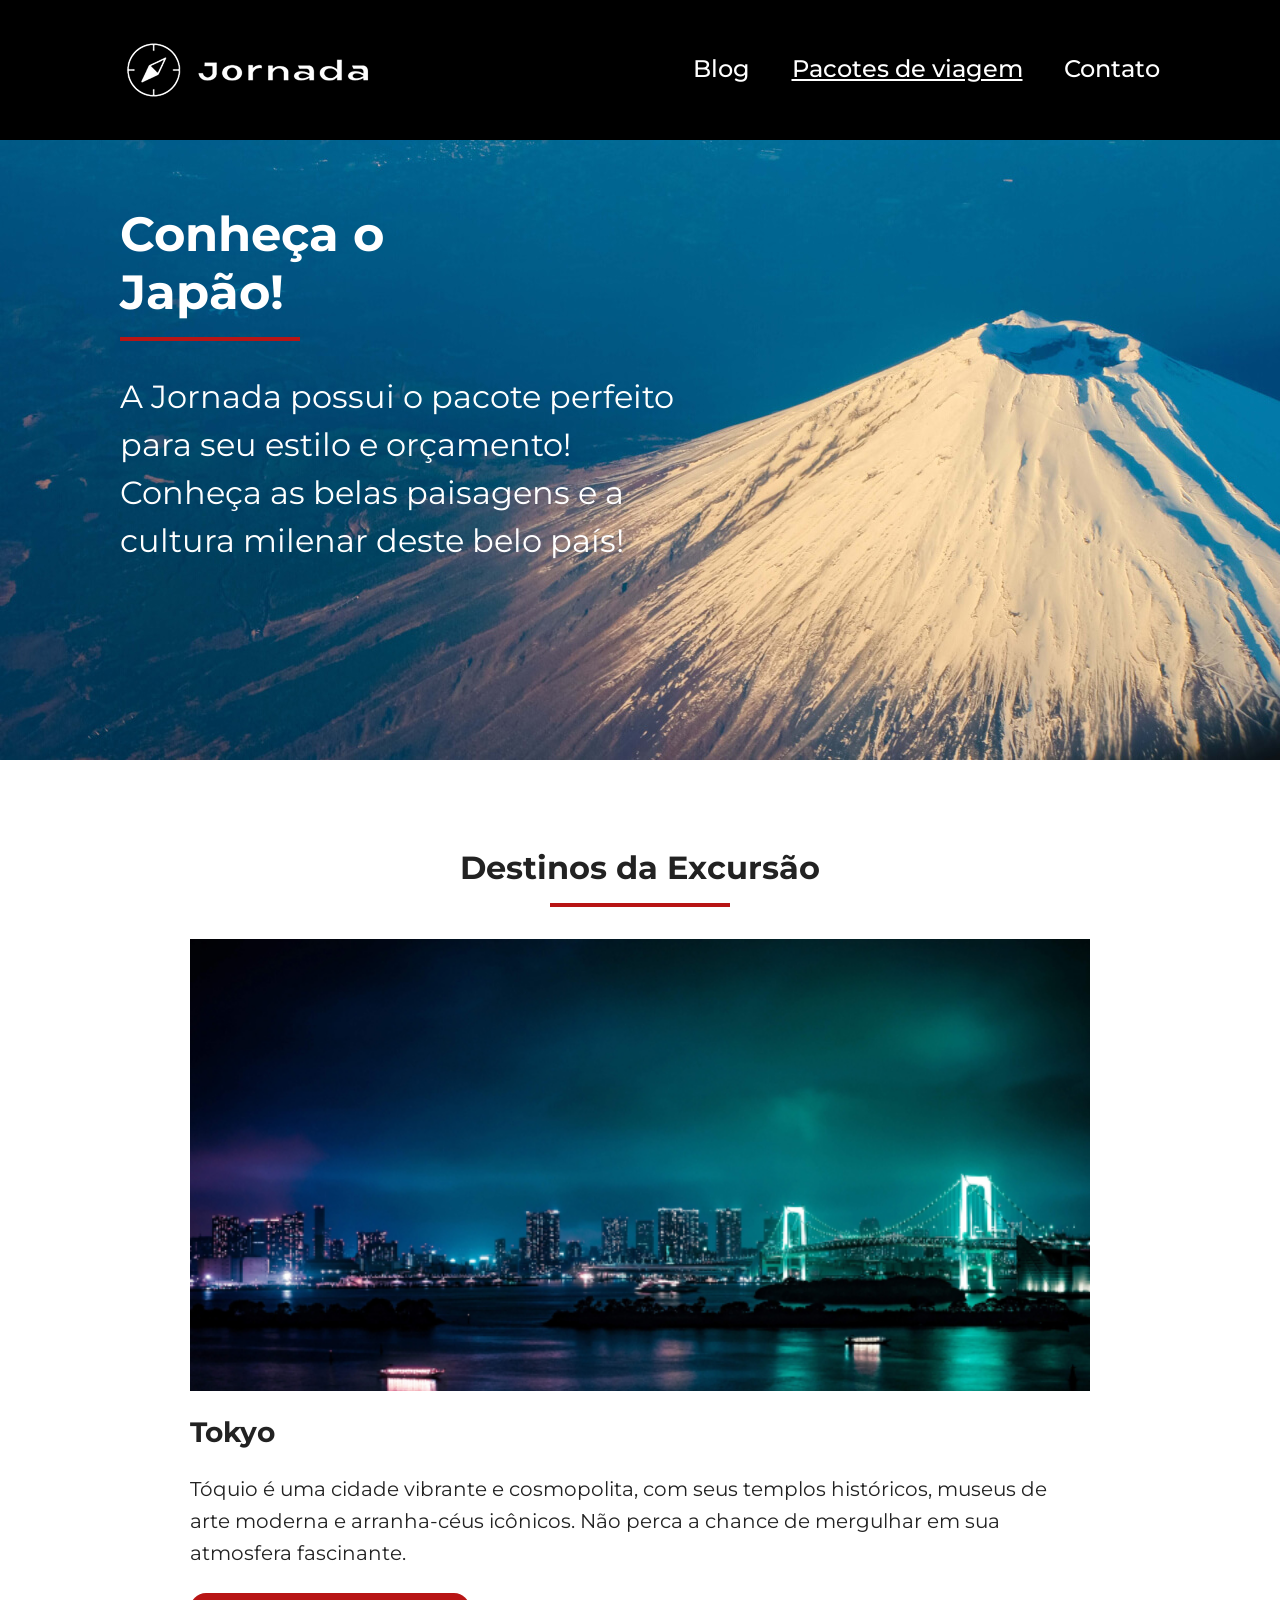
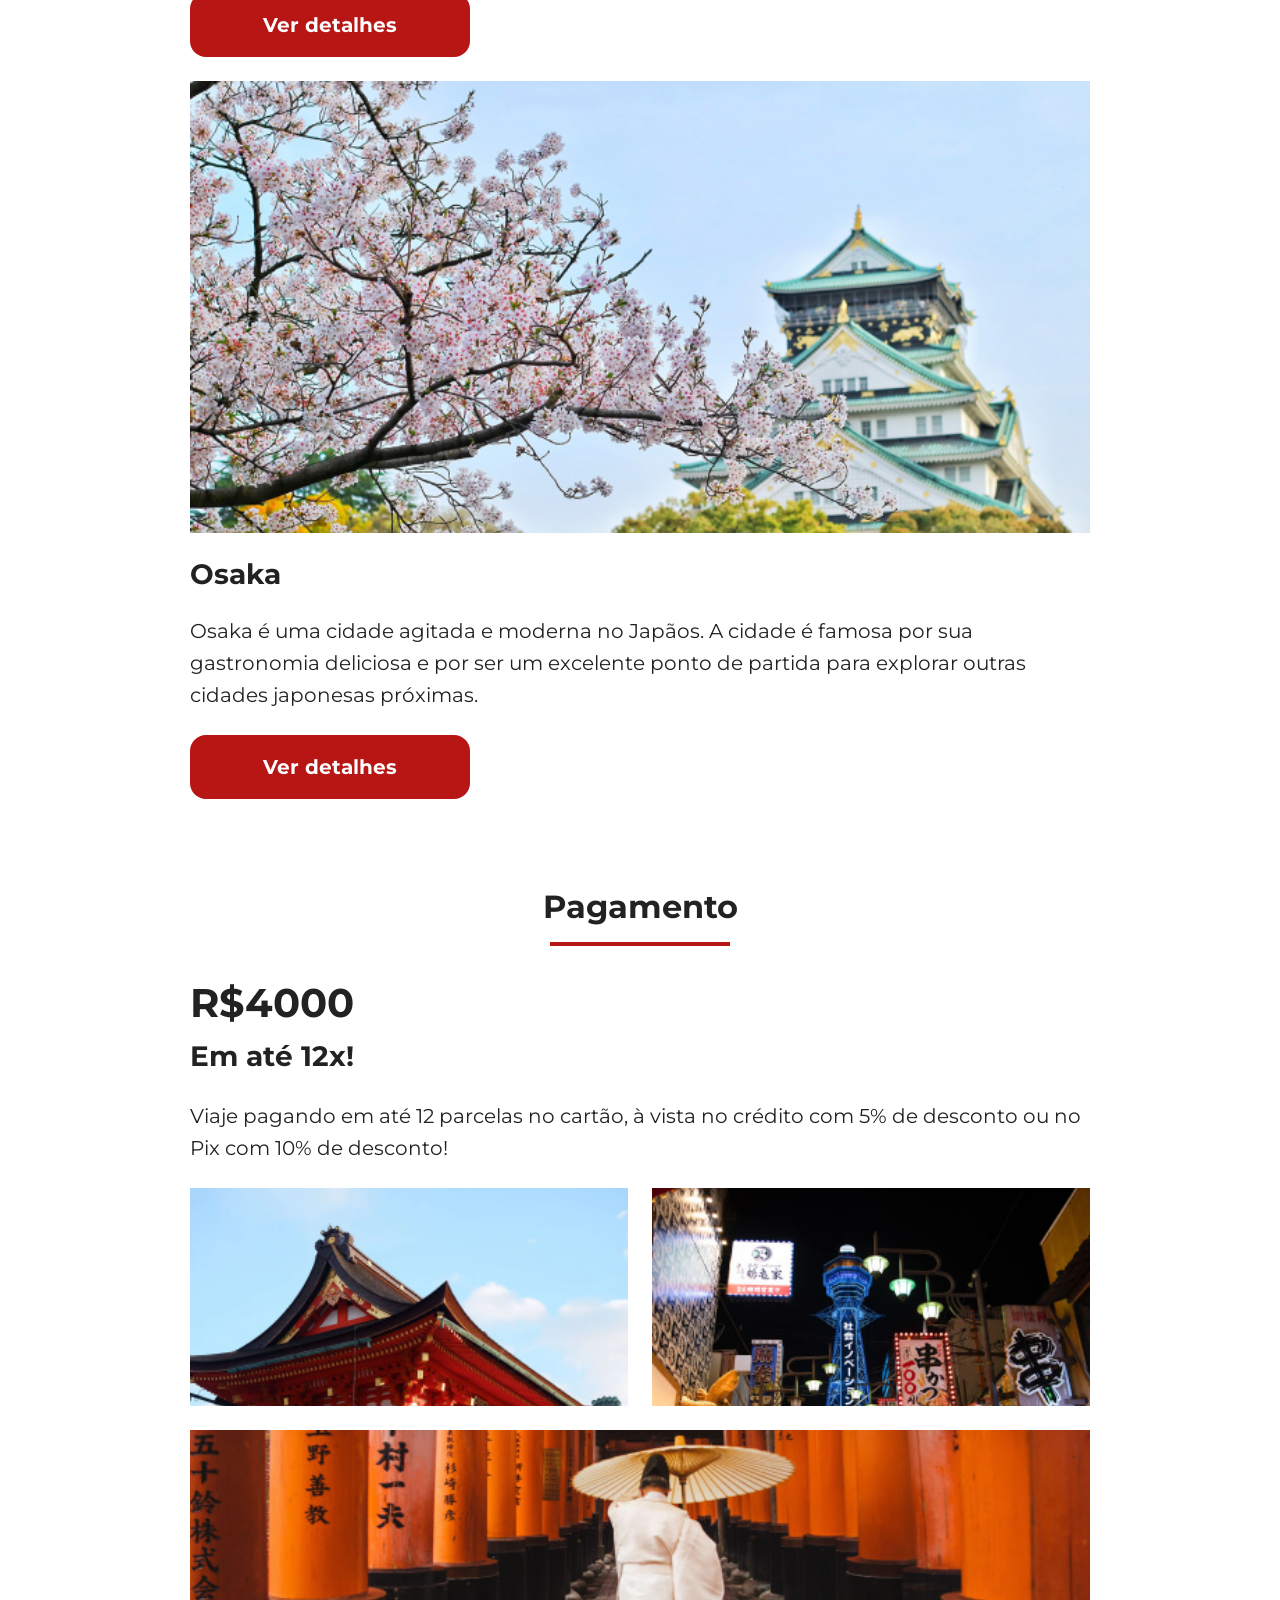
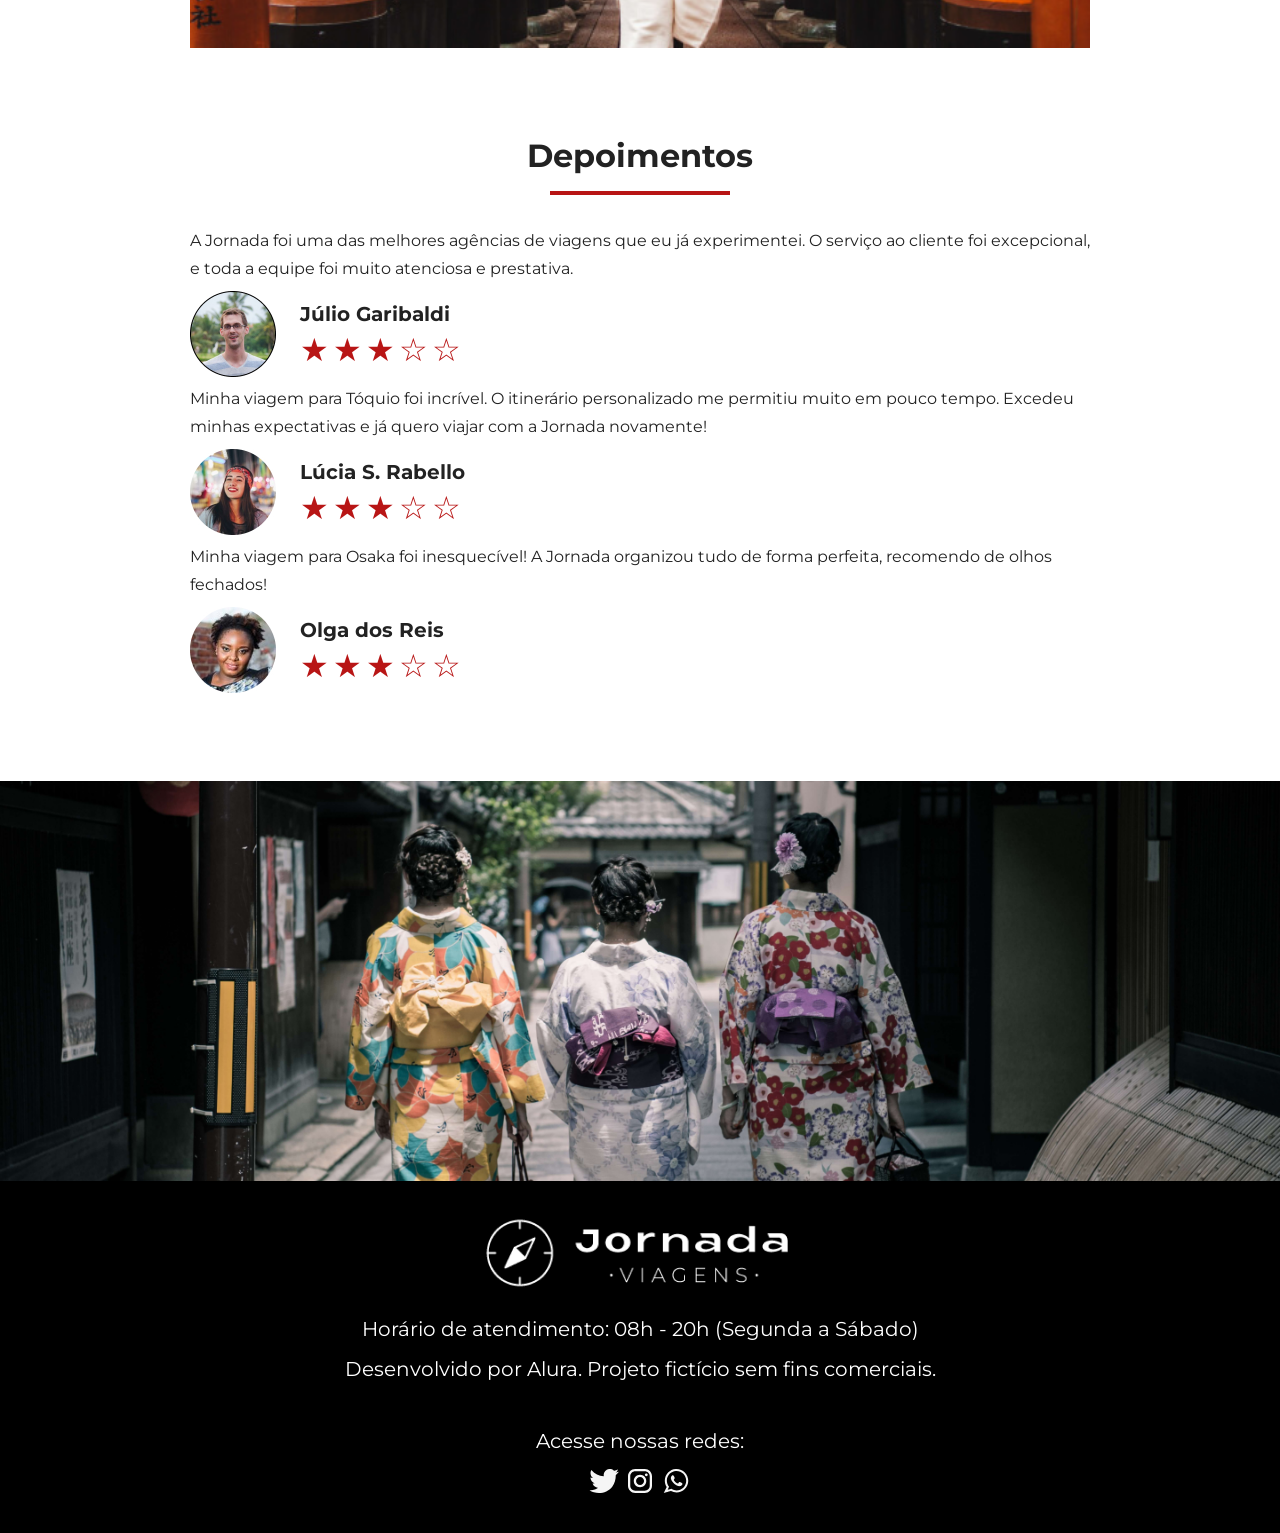
<file: pacotes-de-viagem.html>
<!doctype html>
<html lang="pt-BR">
  <head>
    <meta charset="UTF-8" />
    <meta name="viewport" content="width=device-width, initial-scale=1.0" />
    <meta
      name="description"
      content="Jornada Viagens,uma agência apaixonada por criar viagens inesquecíveis"
    />
    <meta name="og:title" content="Jornada Viagens" />
    <meta
      name="og:description"
      content="Jornada Viagens,uma agência apaixonada por criar viagens inesquecíveis"
    />
    <meta
      name="og:image"
      content="https://brunorsnts.github.io/jornada-viagens/img/logo-jornada-footer.png"
    />
    <meta name="og:type" content="website" />
    <meta
      name="og:url"
      content="https://brunorsnts.github.io/jornada-viagens/pacotes-de-viagem"
    />
    <link rel="stylesheet" href="css/style.css" />
    <link rel="icon" href="favico.svg" type="image/x-icon" />
    <title>Conheça o Japão</title>
  </head>
  <body>
    <header class="main-header">
      <a class="logo" href="index.html" title="voltar para a página inicial">
        <img
          class="img-mobile"
          src="img/bussola-jornada-branco.png"
          alt="Bussola do logo Jornada Viagens na cor branca"
        />
        <img
          class="img-desktop"
          src="img/bussola-texto-jornada-branco.png"
          alt="Logo Jornada Viagens na cor branca"
        />
      </a>
      <div class="navigation-menu">
        <label for="menu">
          <img src="img/menu.png" alt="menu" />
        </label>
        <input type="checkbox" id="menu" hidden />
        <nav>
          <ul class="list-links">
            <li>
              <a href="blog.html" title="Acessar Blog">Blog</a>
            </li>
            <li>
              <a
                class="active"
                href="pacotes-de-viagem.html"
                title="Acessar Pacotes de viagem"
                >Pacotes de viagem</a
              >
            </li>
            <li>
              <a href="contato.html" title="Acessar Contato">Contato</a>
            </li>
          </ul>
        </nav>
      </div>
    </header>
    <section class="hero">
      <div class="hero-page bg-pacotes">
        <div class="section-title">
          <h1>Conheça o Japão!</h1>
          <hr />
          <p>
            A Jornada possui o pacote perfeito para seu estilo e orçamento!
            Conheça as belas paisagens e a cultura milenar deste belo país!
          </p>
        </div>
      </div>
    </section>
    <section class="destinations">
      <div class="section-title">
        <h2>Destinos da Excursão</h2>
        <hr />
      </div>
      <div class="destination-items">
        <article class="item tokyo">
          <header>
            <div class="img-item"></div>
            <h3 class="content-title">Tokyo</h3>
          </header>
          <p class="content-text">
            Tóquio é uma cidade vibrante e cosmopolita, com seus templos
            históricos, museus de arte moderna e arranha-céus icônicos. Não
            perca a chance de mergulhar em sua atmosfera fascinante.
          </p>
          <footer>
            <a
              href="#"
              class="button"
              target="_blank"
              title="Veja mais detalhes do destino Tokyo"
              >Ver detalhes</a
            >
          </footer>
        </article>
        <article class="item osaka">
          <header>
            <div class="img-item"></div>
            <h3 class="content-title">Osaka</h3>
          </header>
          <p class="content-text">
            Osaka é uma cidade agitada e moderna no Japãos. A cidade é famosa
            por sua gastronomia deliciosa e por ser um excelente ponto de
            partida para explorar outras cidades japonesas próximas.
          </p>
          <footer>
            <a
              href="#"
              class="button"
              target="_blank"
              title="Veja mais detalhes do destino Osaka"
              >Ver detalhes</a
            >
          </footer>
        </article>
      </div>
    </section>
    <section class="payments">
      <header class="section-title">
        <h2>Pagamento</h2>
        <hr />
      </header>
      <div class="content-container">
        <div class="text-content">
          <h3 class="content-title-pacotes">
            R$4000 <br />
            <span>Em até 12x!</span>
          </h3>
          <p class="content-text">
            Viaje pagando em até 12 parcelas no cartão, à vista no crédito com
            5% de desconto ou no Pix com 10% de desconto!
          </p>
        </div>
        <div class="image-gallery">
          <div class="image first-pacotes"></div>
          <div class="image second-pacotes"></div>
          <div class="image thirdy-pacotes colspan-2"></div>
        </div>
      </div>
    </section>
    <section class="testimonials">
      <header class="section-title">
        <h2>Depoimentos</h2>
        <hr />
      </header>
      <div class="testimonial-container">
        <article>
          <header>
            <p>
              A Jornada foi uma das melhores agências de viagens que eu já
              experimentei. O serviço ao cliente foi excepcional, e toda a
              equipe foi muito atenciosa e prestativa.
            </p>
          </header>
          <footer>
            <img
              src="img/pacotes-de-viagens/avatar-julio.jpg"
              alt="Foto de perfil para identificar usuário que registrou o depoimento"
            />
            <div class="profile-content">
              <h3>Júlio Garibaldi</h3>
              <div class="rating">
                <span class="star">★</span>
                <span class="star">★</span>
                <span class="star">★</span>
                <span class="star">☆</span>
                <span class="star">☆</span>
              </div>
            </div>
          </footer>
        </article>
        <article>
          <header>
            <p>
              Minha viagem para Tóquio foi incrível. O itinerário personalizado
              me permitiu muito em pouco tempo. Excedeu minhas expectativas e já
              quero viajar com a Jornada novamente!
            </p>
          </header>
          <footer>
            <img
              src="img/pacotes-de-viagens/avatar-lucia.jpg"
              alt="Foto de perfil para identificar usuário que registrou o depoimento"
            />
            <div class="profile-content">
              <h3>Lúcia S. Rabello</h3>
              <div class="rating">
                <span class="star">★</span>
                <span class="star">★</span>
                <span class="star">★</span>
                <span class="star">☆</span>
                <span class="star">☆</span>
              </div>
            </div>
          </footer>
        </article>
        <article>
          <header>
            <p>
              Minha viagem para Osaka foi inesquecível! A Jornada organizou tudo
              de forma perfeita, recomendo de olhos fechados!
            </p>
          </header>
          <footer>
            <img
              src="img/pacotes-de-viagens/avatar-olga.jpg"
              alt="Foto de perfil para identificar usuário que registrou o depoimento"
            />
            <div class="profile-content">
              <h3>Olga dos Reis</h3>
              <div class="rating">
                <span class="star">★</span>
                <span class="star">★</span>
                <span class="star">★</span>
                <span class="star">☆</span>
                <span class="star">☆</span>
              </div>
            </div>
          </footer>
        </article>
      </div>
    </section>
    <section class="bottom-hero">
      <div class="hero-img bg-pacotes"></div>
    </section>
    <footer class="main-footer">
      <div class="footer-content">
        <img src="/img/logo-jornada-footer.png" alt="Logo da Jornada" />
        <p>Horário de atendimento: 08h - 20h (Segunda a Sábado)</p>
        <p>Desenvolvido por Alura. Projeto fictício sem fins comerciais.</p>
      </div>
      <div class="footer-social">
        <p>Acesse nossas redes:</p>
        <a href="#" target="_blank" title="Acesse o Twitter do Jornada Viagens">
          <img src="/img/icone-x.svg" alt="Ícone da logo do X" />
        </a>
        <a
          href="#"
          target="_blank"
          title="Acesse o Instragram do Jornada Viagens"
        >
          <img
            src="/img/icone-instagram.svg"
            alt="Ícone da logo do instagram"
          />
        </a>
        <a href="#" target="_blank" title="Entre em contato via Whatsapp">
          <img src="/img/icone-whatsapp.svg" alt="Ícone da logo do whatsapp" />
        </a>
      </div>
    </footer>
  </body>
</html>
</file>
<file: css/style.css>
@import url(global.css);
@import url(header.css);
@import url(hero.css);
@import url(offers.css);
@import url(categories.css);
@import url(destinations.css);
@import url(payments.css);
@import url(testimonials.css);
@import url(footer.css);
@import url(guide.css);
@import url(suggestions.css);
@import url(form.css);
</file>
